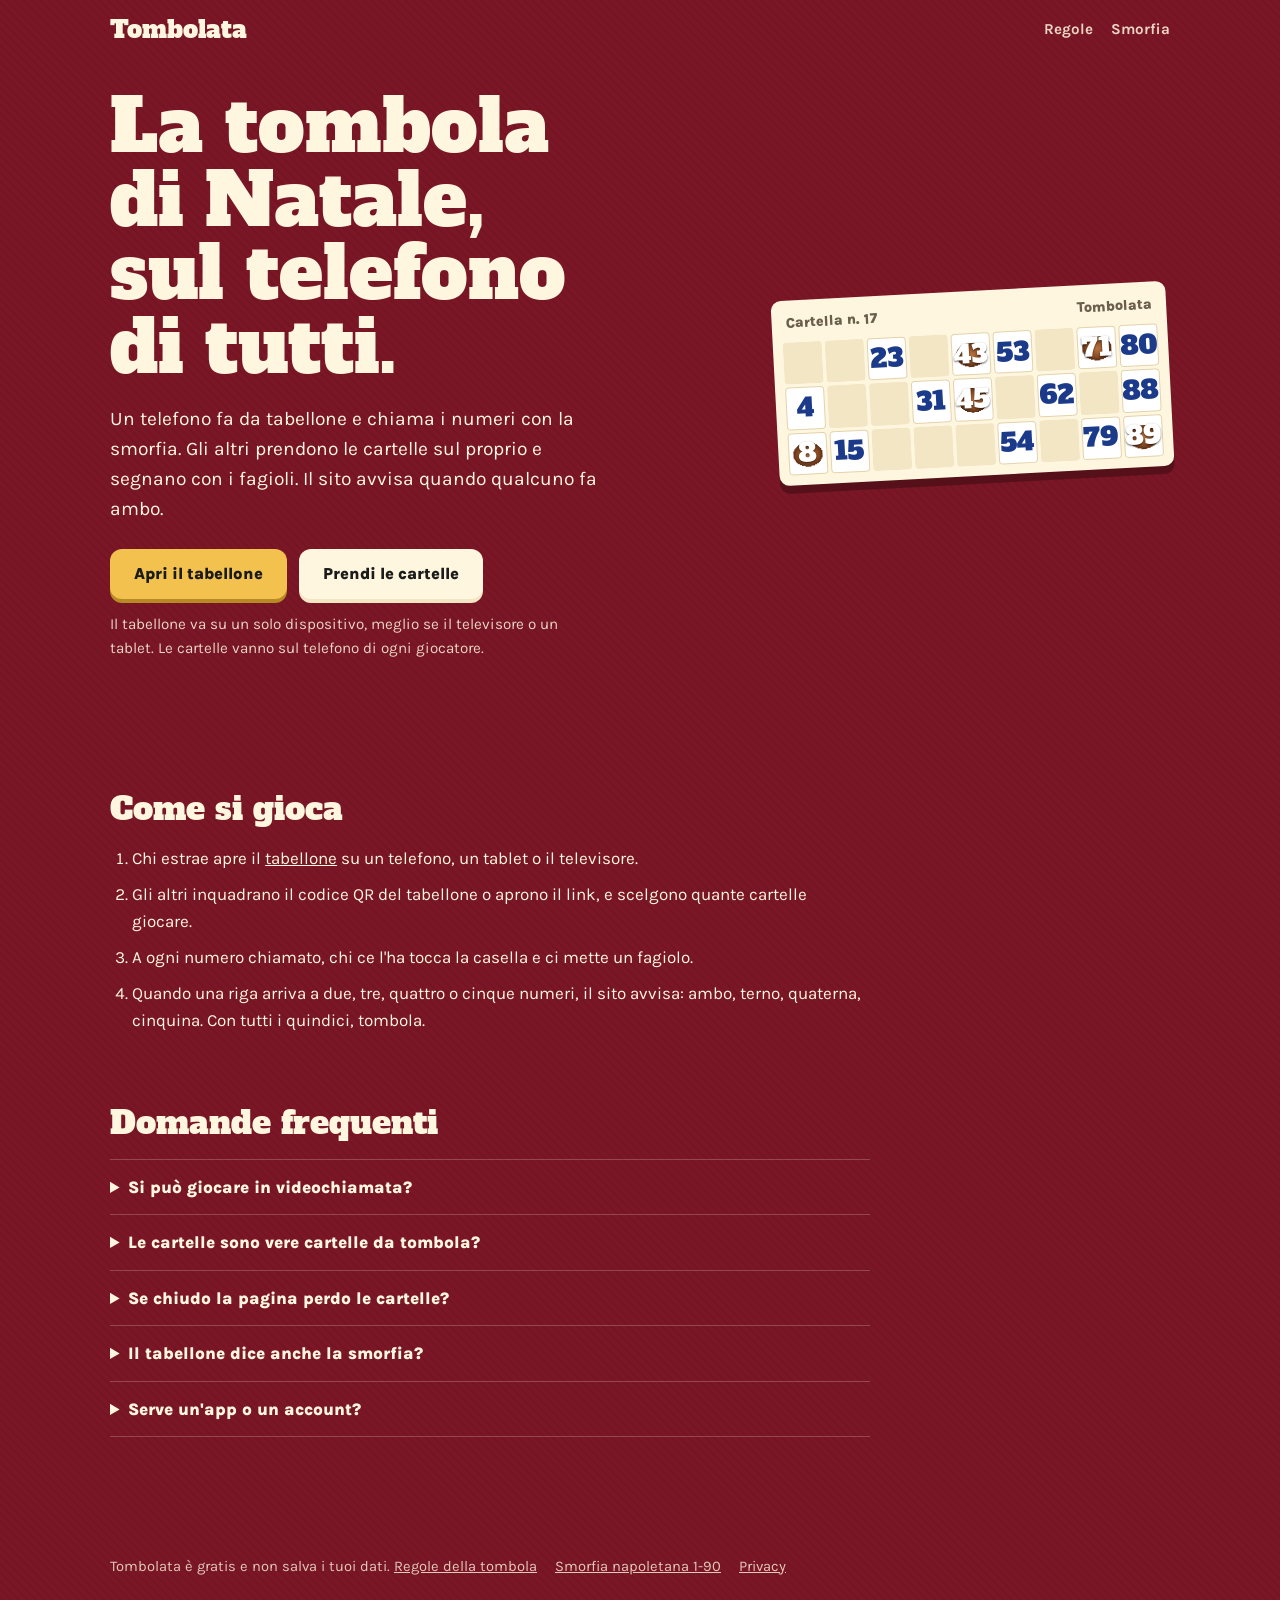
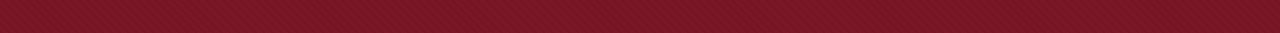
<file: index.html>
<!doctype html>
<html lang="it">
<head>
<meta charset="utf-8">
<meta name="viewport" content="width=device-width, initial-scale=1">
<title>Tombola online gratis: tabellone e cartelle | Tombolata</title>
<meta name="description" content="Tombola online gratis per Natale: un telefono fa da tabellone ed estrae i numeri con la smorfia, gli altri prendono le cartelle sul telefono. Senza app.">
<link rel="canonical" href="https://strumentigratisitalia.github.io/tombolata/">
<meta name="theme-color" content="#7a1626">
<meta property="og:type" content="website">
<meta property="og:locale" content="it_IT">
<meta property="og:site_name" content="Tombolata">
<meta property="og:title" content="Tombola online: tabellone e cartelle sul telefono di tutti">
<meta property="og:description" content="Gratis, senza app. Con la smorfia napoletana e i fagioli per segnare.">
<meta property="og:url" content="https://strumentigratisitalia.github.io/tombolata/">
<meta property="og:image" content="https://strumentigratisitalia.github.io/tombolata/og.png">
<meta name="twitter:card" content="summary_large_image">
<link rel="icon" href="favicon.svg" type="image/svg+xml">
<link rel="preconnect" href="https://fonts.googleapis.com">
<link rel="preconnect" href="https://fonts.gstatic.com" crossorigin>
<link href="https://fonts.googleapis.com/css2?family=Alfa+Slab+One&family=Karla:wght@400;700;800&display=swap" rel="stylesheet">
<link rel="stylesheet" href="style.css">
<script type="application/ld+json">
{
  "@context": "https://schema.org",
  "@type": "WebApplication",
  "name": "Tombolata",
  "url": "https://strumentigratisitalia.github.io/tombolata/",
  "applicationCategory": "GameApplication",
  "operatingSystem": "Qualsiasi browser",
  "inLanguage": "it",
  "description": "Tombola online gratuita: tabellone con estrazione dei numeri da 1 a 90 e smorfia napoletana, cartelle sul telefono di ogni giocatore con controllo automatico di ambo, terno, quaterna, cinquina e tombola.",
  "offers": { "@type": "Offer", "price": "0", "priceCurrency": "EUR" }
}
</script>
<script type="application/ld+json">
{
  "@context": "https://schema.org",
  "@type": "FAQPage",
  "mainEntity": [
    {"@type": "Question", "name": "Come si gioca a tombola online con amici e parenti?", "acceptedAnswer": {"@type": "Answer", "text": "Un telefono, un tablet o il televisore apre il tabellone ed estrae i numeri. Gli altri inquadrano il codice QR o aprono il link e prendono le loro cartelle sul proprio telefono. Ognuno segna i numeri chiamati e il sito avvisa quando c'è ambo, terno, quaterna, cinquina o tombola."}},
    {"@type": "Question", "name": "Si può giocare a distanza, in videochiamata?", "acceptedAnswer": {"@type": "Answer", "text": "Sì. Chi tiene il tabellone condivide lo schermo o legge i numeri, e ognuno gioca le sue cartelle dal telefono."}},
    {"@type": "Question", "name": "È gratis? Serve un'app?", "acceptedAnswer": {"@type": "Answer", "text": "È gratis e funziona nel browser, senza app e senza registrazione."}}
  ]
}
</script>
</head>
<body>
<header class="top">
  <a class="brand" href="./">Tombolata</a>
  <nav><a href="regole/">Regole</a><a href="smorfia/">Smorfia</a></nav>
</header>
<main>
  <section class="hero">
    <div>
      <h1>La tombola di Natale, sul telefono di tutti.</h1>
      <p class="lead">Un telefono fa da tabellone e chiama i numeri con la smorfia. Gli altri prendono le cartelle sul proprio e segnano con i fagioli. Il sito avvisa quando qualcuno fa ambo.</p>
      <div class="choices">
        <a class="btn btn-gold" href="tabellone/">Apri il tabellone</a>
        <a class="btn btn-paper" href="cartelle/">Prendi le cartelle</a>
      </div>
      <p class="choice-note">Il tabellone va su un solo dispositivo, meglio se il televisore o un tablet. Le cartelle vanno sul telefono di ogni giocatore.</p>
    </div>
    <div class="cartella demo" aria-hidden="true">
      <div class="label"><span>Cartella n. 17</span><span>Tombolata</span></div>
      <div class="grid" id="demo"></div>
    </div>
  </section>

  <section class="section" aria-labelledby="how-h">
    <h2 id="how-h">Come si gioca</h2>
    <ol class="steps">
      <li>Chi estrae apre il <a href="tabellone/">tabellone</a> su un telefono, un tablet o il televisore.</li>
      <li>Gli altri inquadrano il codice QR del tabellone o aprono il link, e scelgono quante cartelle giocare.</li>
      <li>A ogni numero chiamato, chi ce l'ha tocca la casella e ci mette un fagiolo.</li>
      <li>Quando una riga arriva a due, tre, quattro o cinque numeri, il sito avvisa: ambo, terno, quaterna, cinquina. Con tutti i quindici, tombola.</li>
    </ol>
  </section>

  <section class="section" aria-labelledby="faq-h">
    <h2 id="faq-h">Domande frequenti</h2>
    <details><summary>Si può giocare in videochiamata?</summary><p>Sì. Chi ha il tabellone condivide lo schermo o legge i numeri ad alta voce, e ognuno gioca le sue cartelle dal telefono.</p></details>
    <details><summary>Le cartelle sono vere cartelle da tombola?</summary><p>Sì: tre righe da cinque numeri, nove colonne, e ogni colonna contiene la sua decina (da 1 a 9, da 10 a 19 e così via fino a 80-90).</p></details>
    <details><summary>Se chiudo la pagina perdo le cartelle?</summary><p>No, restano salvate sul tuo telefono finché non chiedi cartelle nuove.</p></details>
    <details><summary>Il tabellone dice anche la smorfia?</summary><p>Sì, ogni numero estratto mostra il suo significato nella smorfia napoletana, in dialetto e in italiano. Puoi anche far leggere i numeri ad alta voce al telefono.</p></details>
    <details><summary>Serve un'app o un account?</summary><p>No. Funziona nel browser ed è gratis.</p></details>
  </section>
</main>
<footer class="foot"><p>Tombolata è gratis e non salva i tuoi dati. <a href="regole/">Regole della tombola</a> <a href="smorfia/">Smorfia napoletana 1-90</a> <a href="privacy/">Privacy</a></p></footer>
<script src="cartella.js"></script>
<script>
  (function () {
    var c = Cartella.make(17);
    var marked = {};
    var g = c.grid, picks = [[0, 1], [0, 3], [1, 2], [2, 0], [2, 4]];
    picks.forEach(function (p) { var row = g[p[0]].filter(Boolean); marked[row[p[1]]] = 1; });
    Cartella.render(document.getElementById('demo'), c, function (n) { return !!marked[n]; });
  })();
</script>
<script data-goatcounter="https://strumentigratisitalia.goatcounter.com/count" async src="//gc.zgo.at/count.js"></script>
</body>
</html>
</file>
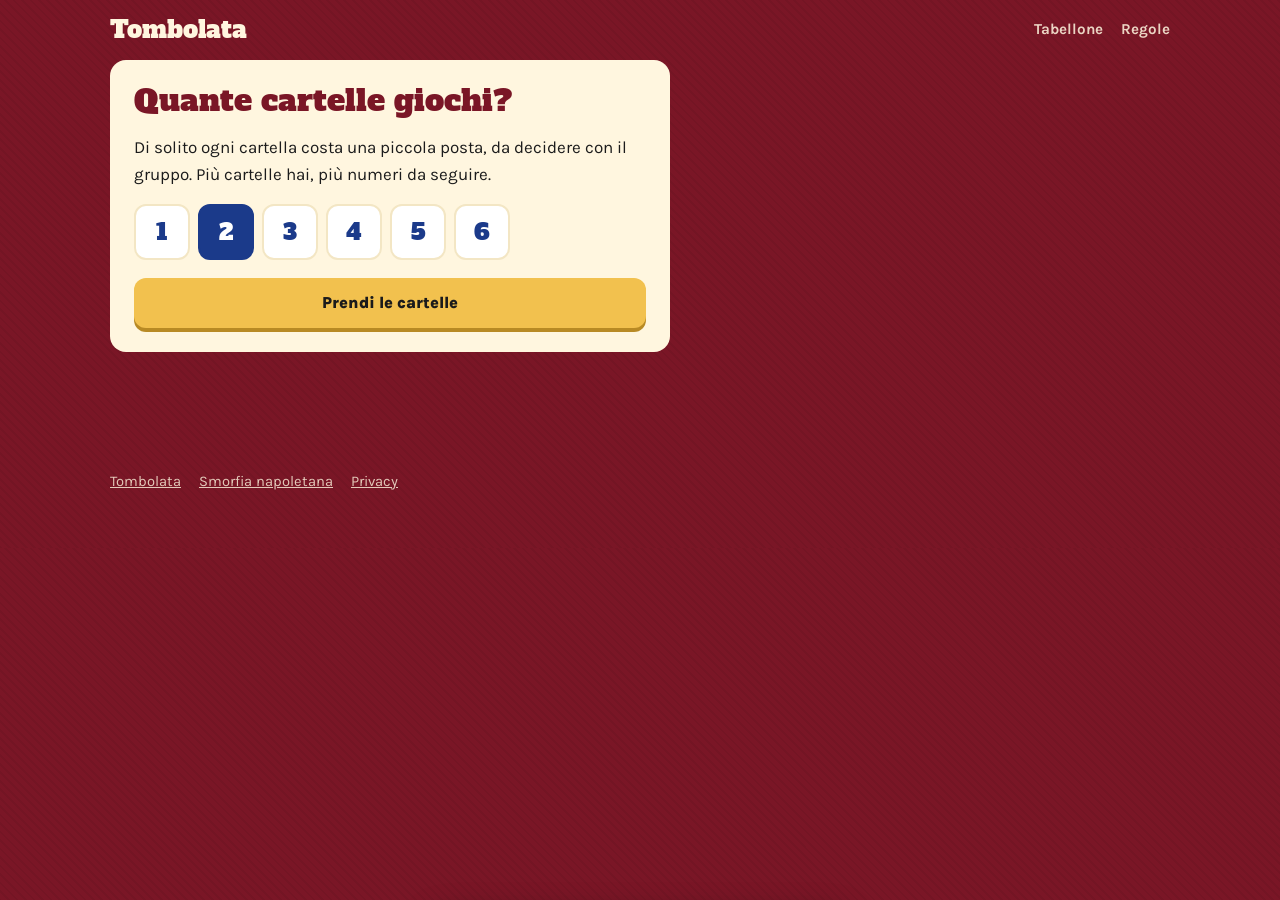
<file: cartelle/index.html>
<!doctype html>
<html lang="it">
<head>
<meta charset="utf-8">
<meta name="viewport" content="width=device-width, initial-scale=1">
<title>Cartelle della tombola online sul telefono | Tombolata</title>
<meta name="description" content="Prendi da 1 a 6 cartelle della tombola sul telefono, segna i numeri con un tocco e scopri subito se hai fatto ambo, terno, cinquina o tombola. Gratis.">
<link rel="canonical" href="https://strumentigratisitalia.github.io/tombolata/cartelle/">
<meta name="theme-color" content="#7a1626">
<meta property="og:type" content="website">
<meta property="og:locale" content="it_IT">
<meta property="og:title" content="Si gioca a tombola! Prendi le tue cartelle">
<meta property="og:description" content="Da 1 a 6 cartelle sul telefono, si segna con i fagioli. Gratis, senza app.">
<meta property="og:image" content="https://strumentigratisitalia.github.io/tombolata/og-cartelle.png">
<link rel="icon" href="../favicon.svg" type="image/svg+xml">
<link rel="preconnect" href="https://fonts.googleapis.com">
<link rel="preconnect" href="https://fonts.gstatic.com" crossorigin>
<link href="https://fonts.googleapis.com/css2?family=Alfa+Slab+One&family=Karla:wght@400;700;800&display=swap" rel="stylesheet">
<link rel="stylesheet" href="../style.css">
</head>
<body>
<header class="top">
  <a class="brand" href="../">Tombolata</a>
  <nav><a href="../tabellone/">Tabellone</a><a href="../regole/">Regole</a></nav>
</header>
<main>
  <section class="setup" id="setup" hidden>
    <h2 style="font:1.9rem/1.1 var(--display);color:var(--felt);margin:0 0 8px">Quante cartelle giochi?</h2>
    <p>Di solito ogni cartella costa una piccola posta, da decidere con il gruppo. Più cartelle hai, più numeri da seguire.</p>
    <div class="pick" id="pick" role="group" aria-label="Numero di cartelle"></div>
    <button class="btn btn-gold" id="start" style="width:100%">Prendi le cartelle</button>
  </section>

  <section id="game" hidden>
    <div class="player-top">
      <h1>Le tue cartelle</h1>
      <span id="status" class="count"></span>
    </div>
    <div class="cards" id="cards"></div>
    <div class="player-tools">
      <button class="btn btn-ghost btn-small" id="clear">Togli tutti i fagioli</button>
      <button class="btn btn-ghost btn-small" id="new">Cartelle nuove</button>
      <a class="btn btn-ghost btn-small" href="../tabellone/">Fai tu il tabellone</a>
    </div>
    <p class="choice-note">Se gridi tombola, chi ha il tabellone può controllare la tua cartella con il suo numero.</p>
  </section>
</main>

<div class="toast" id="toast" role="status" aria-live="polite">
  <strong id="toastTitle"></strong>
  <span id="toastText"></span>
  <button class="btn btn-paper btn-small" id="toastShare">Condividi</button>
</div>

<footer class="foot"><p><a href="../">Tombolata</a> <a href="../smorfia/">Smorfia napoletana</a> <a href="../privacy/">Privacy</a></p></footer>
<script src="../cartella.js"></script>
<script src="cartelle.js"></script>
<script data-goatcounter="https://strumentigratisitalia.goatcounter.com/count" async src="//gc.zgo.at/count.js"></script>
</body>
</html>
</file>
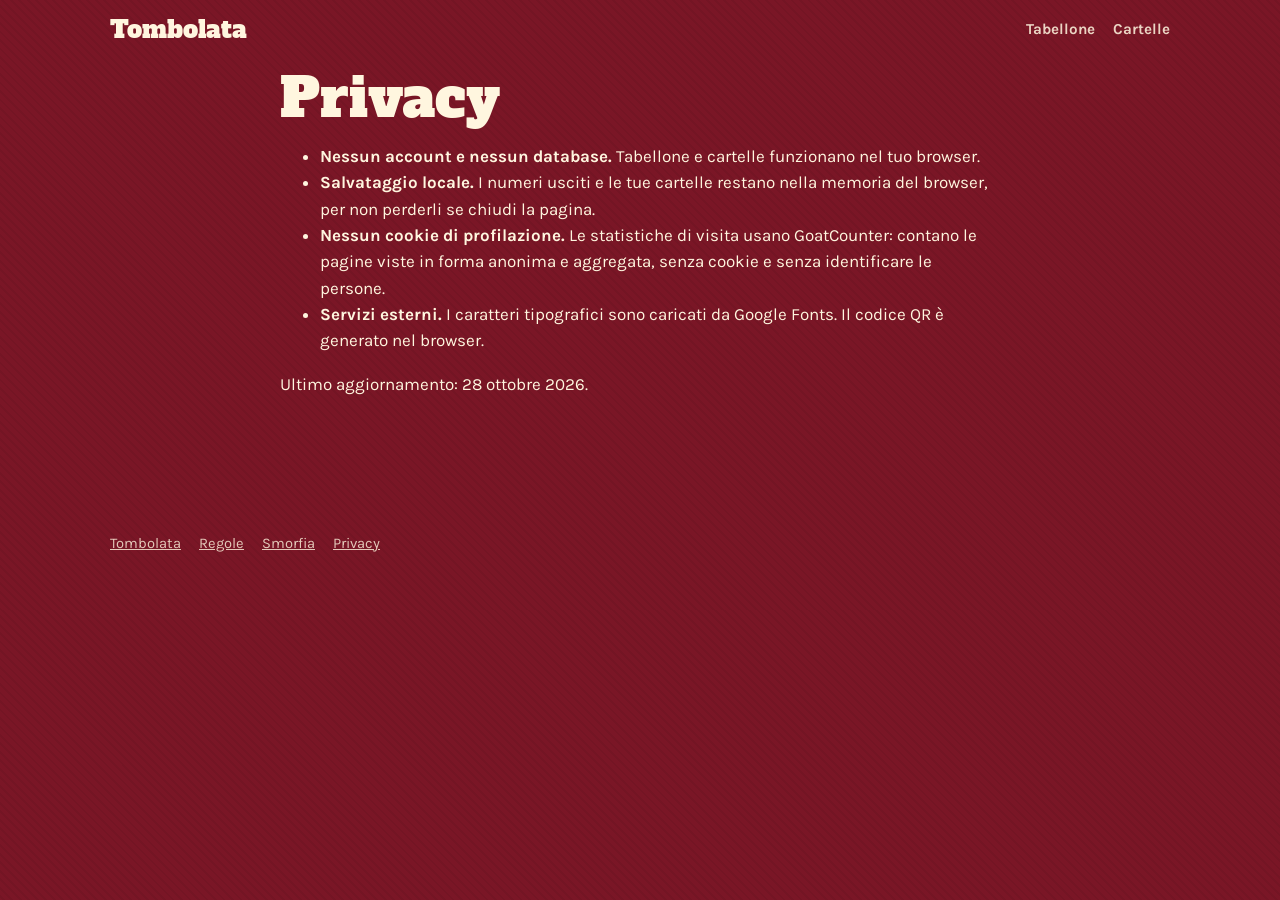
<file: privacy/index.html>
<!doctype html>
<html lang="it">
<head>
<meta charset="utf-8">
<meta name="viewport" content="width=device-width, initial-scale=1">
<title>Privacy | Tombolata</title>
<meta name="description" content="Tombolata funziona nel tuo browser e non salva i tuoi dati su server.">
<link rel="canonical" href="https://strumentigratisitalia.github.io/tombolata/privacy/">
<meta name="theme-color" content="#7a1626">
<meta property="og:type" content="article">
<meta property="og:locale" content="it_IT">
<meta property="og:title" content="Privacy">
<meta property="og:description" content="Tombolata funziona nel tuo browser e non salva i tuoi dati su server.">
<meta property="og:image" content="https://strumentigratisitalia.github.io/tombolata/og.png">
<link rel="icon" href="../favicon.svg" type="image/svg+xml">
<link rel="preconnect" href="https://fonts.googleapis.com">
<link rel="preconnect" href="https://fonts.gstatic.com" crossorigin>
<link href="https://fonts.googleapis.com/css2?family=Alfa+Slab+One&family=Karla:wght@400;700;800&display=swap" rel="stylesheet">
<link rel="stylesheet" href="../style.css">
</head>
<body>
<header class="top">
  <a class="brand" href="../">Tombolata</a>
  <nav><a href="../tabellone/">Tabellone</a><a href="../cartelle/">Cartelle</a></nav>
</header>
<main class="article">
  <h1>Privacy</h1>
  <ul>
    <li><strong>Nessun account e nessun database.</strong> Tabellone e cartelle funzionano nel tuo browser.</li>
    <li><strong>Salvataggio locale.</strong> I numeri usciti e le tue cartelle restano nella memoria del browser, per non perderli se chiudi la pagina.</li>
    <li><strong>Nessun cookie di profilazione.</strong> Le statistiche di visita usano GoatCounter: contano le pagine viste in forma anonima e aggregata, senza cookie e senza identificare le persone.</li>
    <li><strong>Servizi esterni.</strong> I caratteri tipografici sono caricati da Google Fonts. Il codice QR è generato nel browser.</li>
  </ul>
  <p>Ultimo aggiornamento: 28 ottobre 2026.</p>
</main>
<footer class="foot"><p><a href="../">Tombolata</a> <a href="../regole/">Regole</a> <a href="../smorfia/">Smorfia</a> <a href="../privacy/">Privacy</a></p></footer>
<script data-goatcounter="https://strumentigratisitalia.goatcounter.com/count" async src="//gc.zgo.at/count.js"></script>
</body>
</html>
</file>
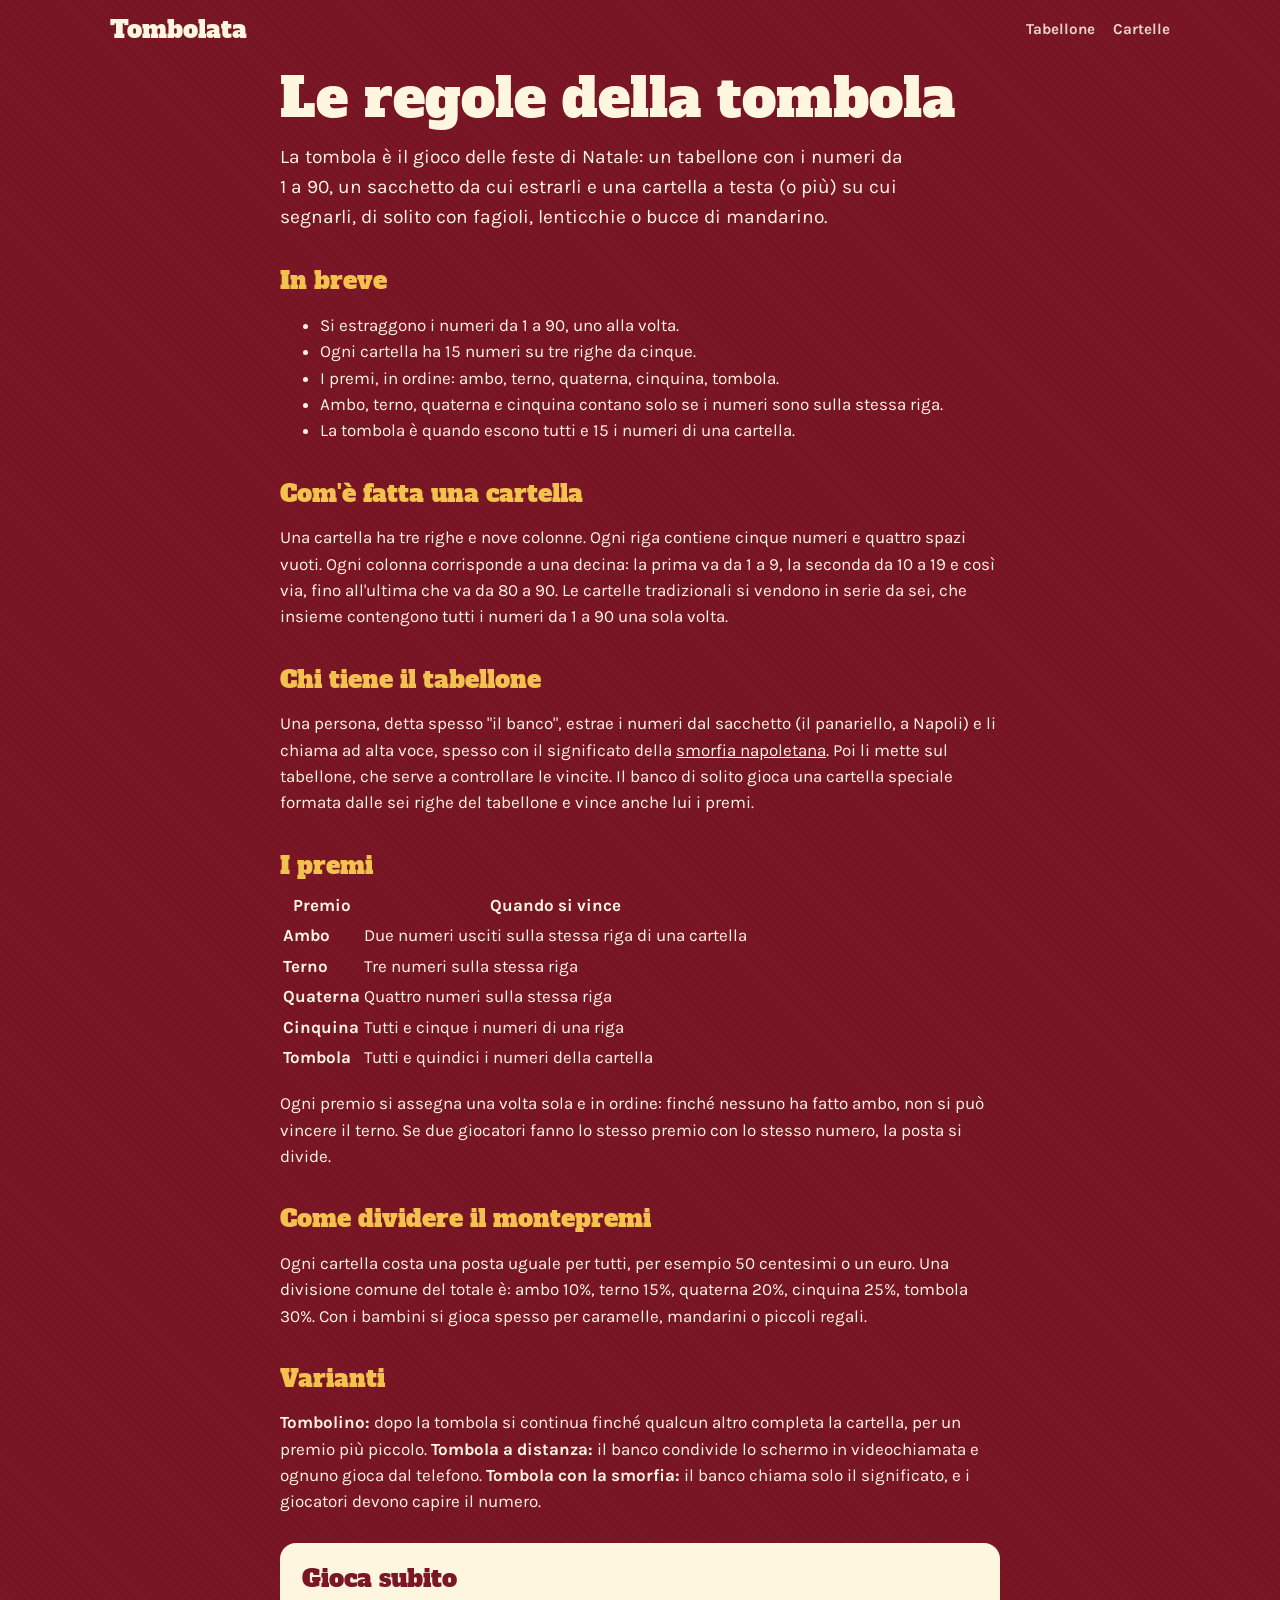
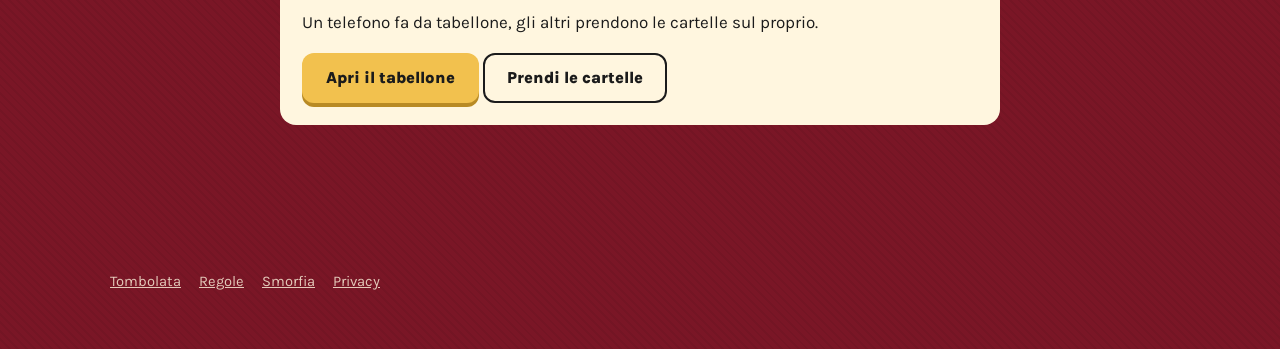
<file: regole/index.html>
<!doctype html>
<html lang="it">
<head>
<meta charset="utf-8">
<meta name="viewport" content="width=device-width, initial-scale=1">
<title>Regole della tombola: come si gioca, premi e cartelle | Tombolata</title>
<meta name="description" content="Le regole della tombola italiana: com'è fatta una cartella, chi tiene il tabellone, ambo, terno, quaterna, cinquina e tombola, come si dividono le vincite.">
<link rel="canonical" href="https://strumentigratisitalia.github.io/tombolata/regole/">
<meta name="theme-color" content="#7a1626">
<meta property="og:type" content="article">
<meta property="og:locale" content="it_IT">
<meta property="og:title" content="Regole della tombola: come si gioca, premi e cartelle">
<meta property="og:description" content="Le regole della tombola italiana: com'è fatta una cartella, chi tiene il tabellone, ambo, terno, quaterna, cinquina e tombola, come dividere le vincite e le varianti come il tombolino.">
<meta property="og:image" content="https://strumentigratisitalia.github.io/tombolata/og.png">
<link rel="icon" href="../favicon.svg" type="image/svg+xml">
<link rel="preconnect" href="https://fonts.googleapis.com">
<link rel="preconnect" href="https://fonts.gstatic.com" crossorigin>
<link href="https://fonts.googleapis.com/css2?family=Alfa+Slab+One&family=Karla:wght@400;700;800&display=swap" rel="stylesheet">
<link rel="stylesheet" href="../style.css">
<script type="application/ld+json">{"@context": "https://schema.org", "@type": "Article", "headline": "Regole della tombola: come si gioca, premi e cartelle", "inLanguage": "it", "dateModified": "2026-10-28", "author": {"@type": "Organization", "name": "Tombolata"}}</script>
</head>
<body>
<header class="top">
  <a class="brand" href="../">Tombolata</a>
  <nav><a href="../tabellone/">Tabellone</a><a href="../cartelle/">Cartelle</a></nav>
</header>
<main class="article">
  <h1>Le regole della tombola</h1>
  <p class="lead">La tombola è il gioco delle feste di Natale: un tabellone con i numeri da 1 a 90, un sacchetto da cui estrarli e una cartella a testa (o più) su cui segnarli, di solito con fagioli, lenticchie o bucce di mandarino.</p>

  <h2>In breve</h2>
  <ul>
    <li>Si estraggono i numeri da 1 a 90, uno alla volta.</li>
    <li>Ogni cartella ha 15 numeri su tre righe da cinque.</li>
    <li>I premi, in ordine: ambo, terno, quaterna, cinquina, tombola.</li>
    <li>Ambo, terno, quaterna e cinquina contano solo se i numeri sono sulla stessa riga.</li>
    <li>La tombola è quando escono tutti e 15 i numeri di una cartella.</li>
  </ul>

  <h2>Com'è fatta una cartella</h2>
  <p>Una cartella ha tre righe e nove colonne. Ogni riga contiene cinque numeri e quattro spazi vuoti. Ogni colonna corrisponde a una decina: la prima va da 1 a 9, la seconda da 10 a 19 e così via, fino all'ultima che va da 80 a 90. Le cartelle tradizionali si vendono in serie da sei, che insieme contengono tutti i numeri da 1 a 90 una sola volta.</p>

  <h2>Chi tiene il tabellone</h2>
  <p>Una persona, detta spesso "il banco", estrae i numeri dal sacchetto (il panariello, a Napoli) e li chiama ad alta voce, spesso con il significato della <a href="../smorfia/">smorfia napoletana</a>. Poi li mette sul tabellone, che serve a controllare le vincite. Il banco di solito gioca una cartella speciale formata dalle sei righe del tabellone e vince anche lui i premi.</p>

  <h2>I premi</h2>
  <table>
    <tr><th>Premio</th><th>Quando si vince</th></tr>
    <tr><td><strong>Ambo</strong></td><td>Due numeri usciti sulla stessa riga di una cartella</td></tr>
    <tr><td><strong>Terno</strong></td><td>Tre numeri sulla stessa riga</td></tr>
    <tr><td><strong>Quaterna</strong></td><td>Quattro numeri sulla stessa riga</td></tr>
    <tr><td><strong>Cinquina</strong></td><td>Tutti e cinque i numeri di una riga</td></tr>
    <tr><td><strong>Tombola</strong></td><td>Tutti e quindici i numeri della cartella</td></tr>
  </table>
  <p>Ogni premio si assegna una volta sola e in ordine: finché nessuno ha fatto ambo, non si può vincere il terno. Se due giocatori fanno lo stesso premio con lo stesso numero, la posta si divide.</p>

  <h2>Come dividere il montepremi</h2>
  <p>Ogni cartella costa una posta uguale per tutti, per esempio 50 centesimi o un euro. Una divisione comune del totale è: ambo 10%, terno 15%, quaterna 20%, cinquina 25%, tombola 30%. Con i bambini si gioca spesso per caramelle, mandarini o piccoli regali.</p>

  <h2>Varianti</h2>
  <p><strong>Tombolino:</strong> dopo la tombola si continua finché qualcun altro completa la cartella, per un premio più piccolo. <strong>Tombola a distanza:</strong> il banco condivide lo schermo in videochiamata e ognuno gioca dal telefono. <strong>Tombola con la smorfia:</strong> il banco chiama solo il significato, e i giocatori devono capire il numero.</p>

  <div class="box">
    <h2>Gioca subito</h2>
    <p>Un telefono fa da tabellone, gli altri prendono le cartelle sul proprio.</p>
    <a class="btn btn-gold" href="../tabellone/">Apri il tabellone</a>
    <a class="btn btn-ghost" href="../cartelle/" style="color:var(--ink)">Prendi le cartelle</a>
  </div>
</main>
<footer class="foot"><p><a href="../">Tombolata</a> <a href="../regole/">Regole</a> <a href="../smorfia/">Smorfia</a> <a href="../privacy/">Privacy</a></p></footer>
<script data-goatcounter="https://strumentigratisitalia.goatcounter.com/count" async src="//gc.zgo.at/count.js"></script>
</body>
</html>
</file>
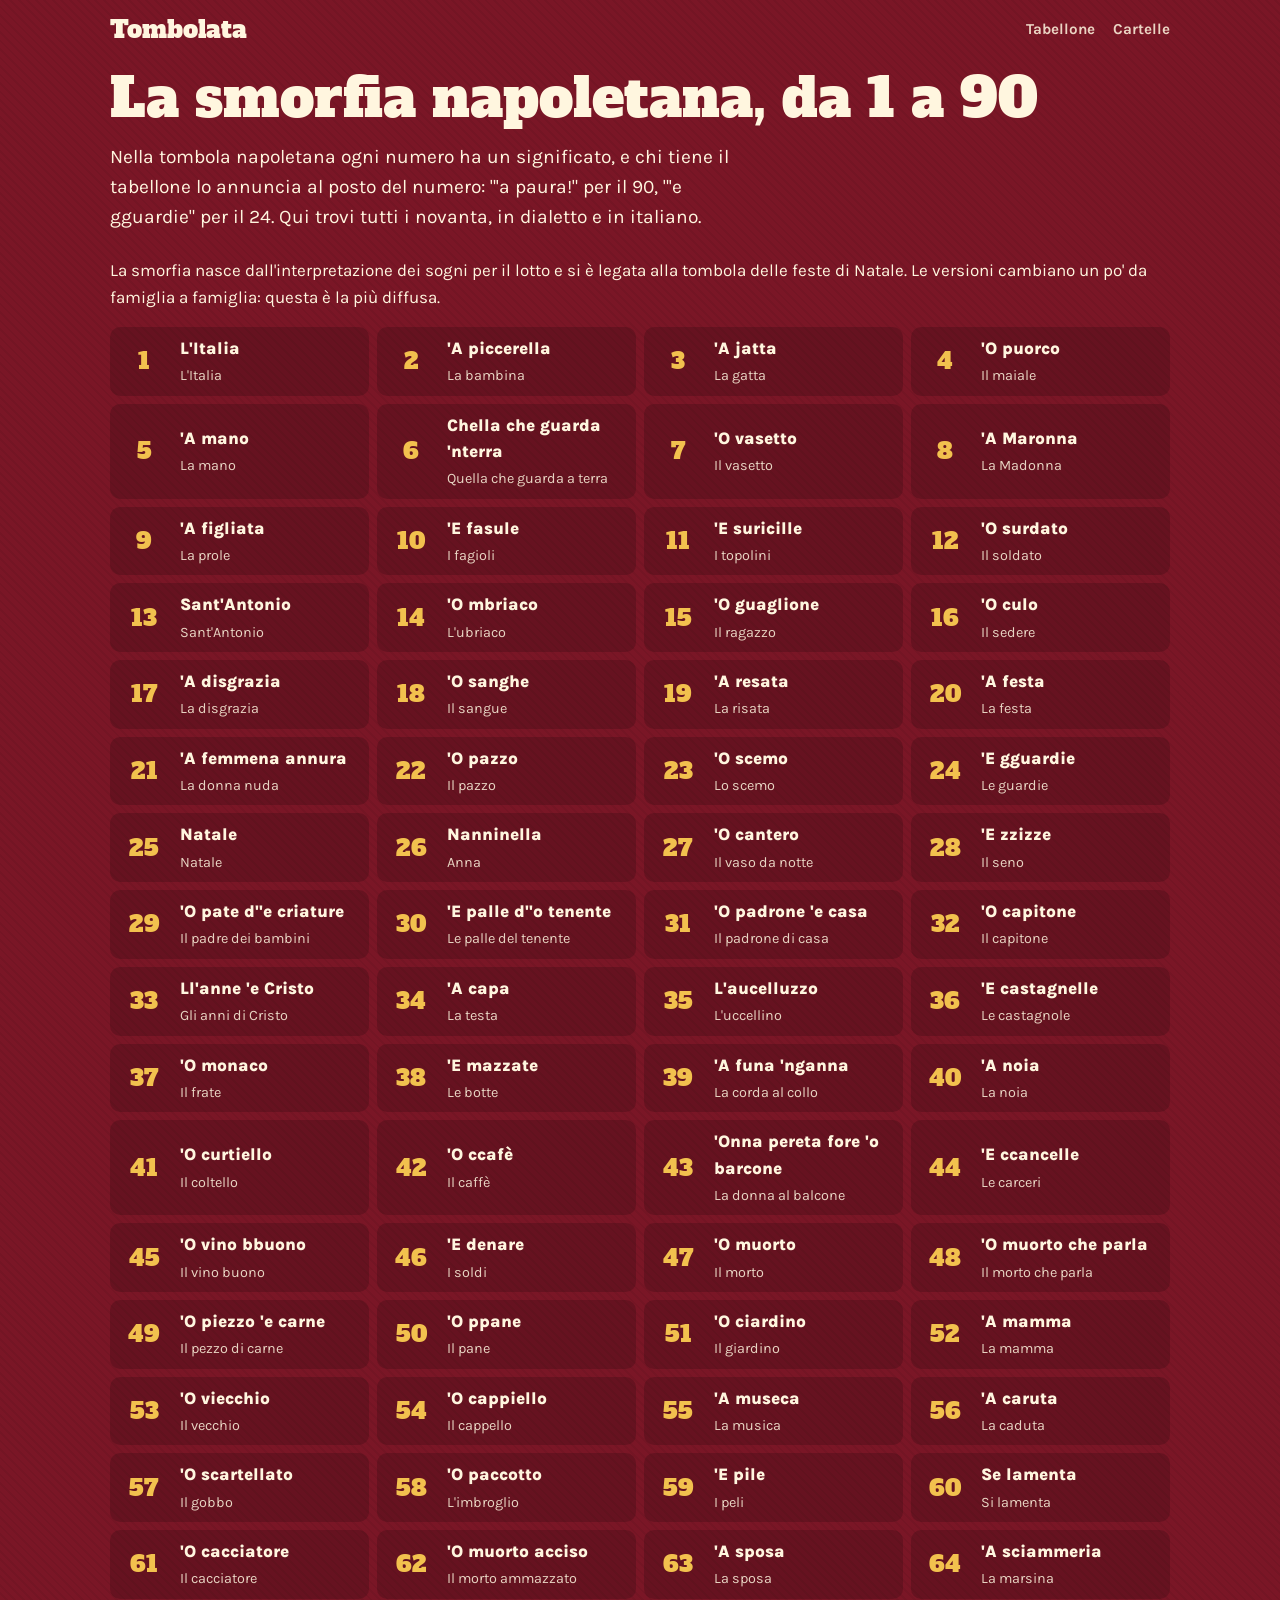
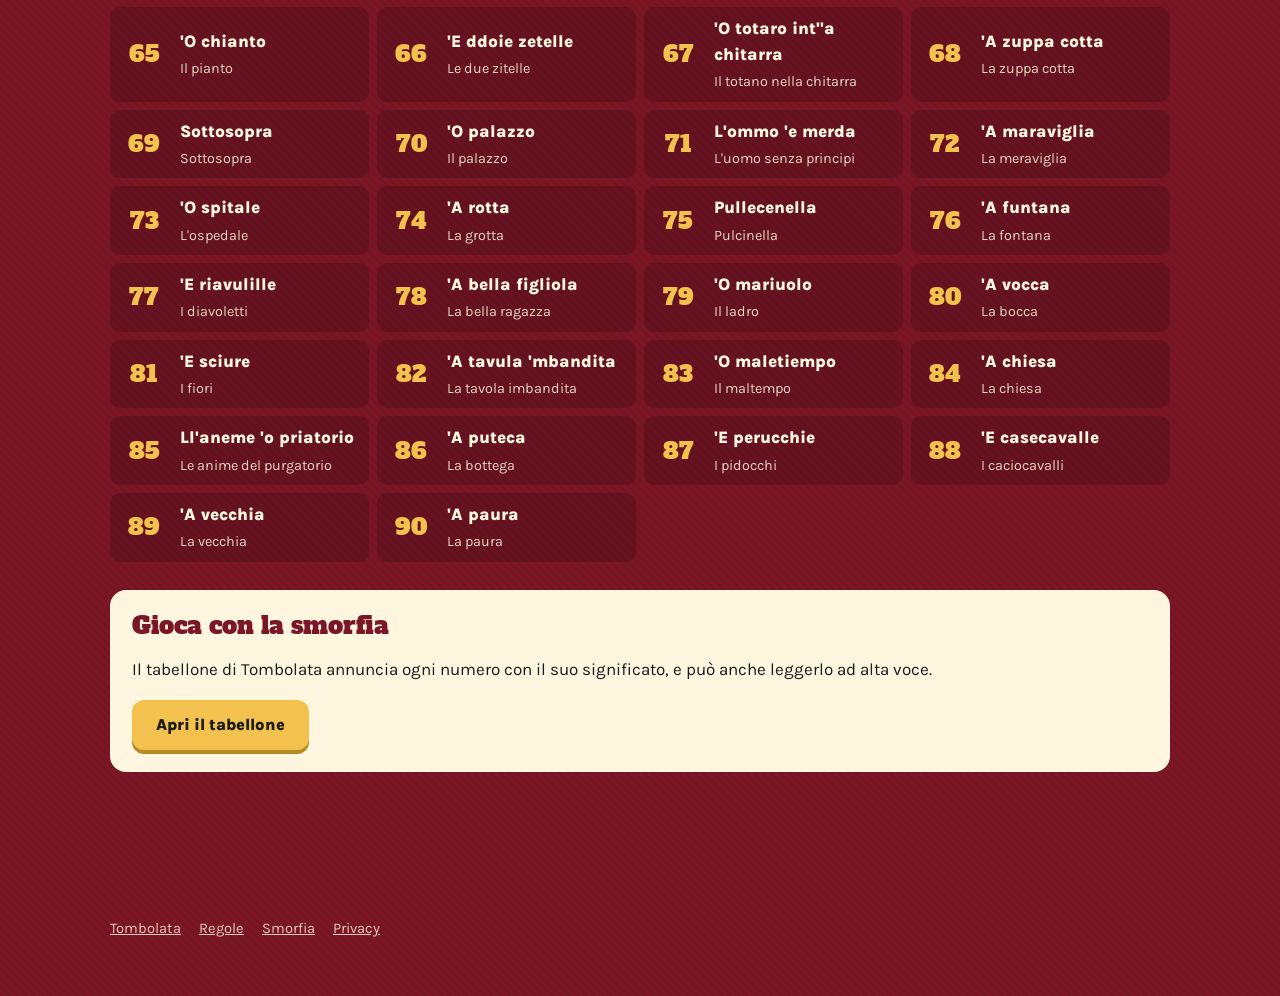
<file: smorfia/index.html>
<!doctype html>
<html lang="it">
<head>
<meta charset="utf-8">
<meta name="viewport" content="width=device-width, initial-scale=1">
<title>Smorfia napoletana: significato dei numeri da 1 a 90 | Tombolata</title>
<meta name="description" content="La smorfia napoletana completa: il significato di tutti i numeri della tombola da 1 a 90, in dialetto napoletano e in italiano.">
<link rel="canonical" href="https://strumentigratisitalia.github.io/tombolata/smorfia/">
<meta name="theme-color" content="#7a1626">
<meta property="og:type" content="article">
<meta property="og:locale" content="it_IT">
<meta property="og:title" content="Smorfia napoletana: significato dei numeri da 1 a 90">
<meta property="og:description" content="La smorfia napoletana completa: il significato di tutti i numeri della tombola da 1 a 90, in dialetto napoletano e in italiano.">
<meta property="og:image" content="https://strumentigratisitalia.github.io/tombolata/og.png">
<link rel="icon" href="../favicon.svg" type="image/svg+xml">
<link rel="preconnect" href="https://fonts.googleapis.com">
<link rel="preconnect" href="https://fonts.gstatic.com" crossorigin>
<link href="https://fonts.googleapis.com/css2?family=Alfa+Slab+One&family=Karla:wght@400;700;800&display=swap" rel="stylesheet">
<link rel="stylesheet" href="../style.css">
<script type="application/ld+json">{"@context": "https://schema.org", "@type": "Article", "headline": "La smorfia napoletana dei numeri da 1 a 90", "inLanguage": "it", "dateModified": "2026-10-28", "author": {"@type": "Organization", "name": "Tombolata"}}</script>
</head>
<body>
<header class="top">
  <a class="brand" href="../">Tombolata</a>
  <nav><a href="../tabellone/">Tabellone</a><a href="../cartelle/">Cartelle</a></nav>
</header>
<main class="article" style="max-width:1100px">
  <h1>La smorfia napoletana, da 1 a 90</h1>
  <p class="lead">Nella tombola napoletana ogni numero ha un significato, e chi tiene il tabellone lo annuncia al posto del numero: "'a paura!" per il 90, "'e gguardie" per il 24. Qui trovi tutti i novanta, in dialetto e in italiano.</p>
  <p>La smorfia nasce dall'interpretazione dei sogni per il lotto e si è legata alla tombola delle feste di Natale. Le versioni cambiano un po' da famiglia a famiglia: questa è la più diffusa.</p>
  <ul class="smorfia-list">
    <li id="n1"><b>1</b><div><span>L&#x27;Italia</span><small>L&#x27;Italia</small></div></li>
    <li id="n2"><b>2</b><div><span>&#x27;A piccerella</span><small>La bambina</small></div></li>
    <li id="n3"><b>3</b><div><span>&#x27;A jatta</span><small>La gatta</small></div></li>
    <li id="n4"><b>4</b><div><span>&#x27;O puorco</span><small>Il maiale</small></div></li>
    <li id="n5"><b>5</b><div><span>&#x27;A mano</span><small>La mano</small></div></li>
    <li id="n6"><b>6</b><div><span>Chella che guarda &#x27;nterra</span><small>Quella che guarda a terra</small></div></li>
    <li id="n7"><b>7</b><div><span>&#x27;O vasetto</span><small>Il vasetto</small></div></li>
    <li id="n8"><b>8</b><div><span>&#x27;A Maronna</span><small>La Madonna</small></div></li>
    <li id="n9"><b>9</b><div><span>&#x27;A figliata</span><small>La prole</small></div></li>
    <li id="n10"><b>10</b><div><span>&#x27;E fasule</span><small>I fagioli</small></div></li>
    <li id="n11"><b>11</b><div><span>&#x27;E suricille</span><small>I topolini</small></div></li>
    <li id="n12"><b>12</b><div><span>&#x27;O surdato</span><small>Il soldato</small></div></li>
    <li id="n13"><b>13</b><div><span>Sant&#x27;Antonio</span><small>Sant&#x27;Antonio</small></div></li>
    <li id="n14"><b>14</b><div><span>&#x27;O mbriaco</span><small>L&#x27;ubriaco</small></div></li>
    <li id="n15"><b>15</b><div><span>&#x27;O guaglione</span><small>Il ragazzo</small></div></li>
    <li id="n16"><b>16</b><div><span>&#x27;O culo</span><small>Il sedere</small></div></li>
    <li id="n17"><b>17</b><div><span>&#x27;A disgrazia</span><small>La disgrazia</small></div></li>
    <li id="n18"><b>18</b><div><span>&#x27;O sanghe</span><small>Il sangue</small></div></li>
    <li id="n19"><b>19</b><div><span>&#x27;A resata</span><small>La risata</small></div></li>
    <li id="n20"><b>20</b><div><span>&#x27;A festa</span><small>La festa</small></div></li>
    <li id="n21"><b>21</b><div><span>&#x27;A femmena annura</span><small>La donna nuda</small></div></li>
    <li id="n22"><b>22</b><div><span>&#x27;O pazzo</span><small>Il pazzo</small></div></li>
    <li id="n23"><b>23</b><div><span>&#x27;O scemo</span><small>Lo scemo</small></div></li>
    <li id="n24"><b>24</b><div><span>&#x27;E gguardie</span><small>Le guardie</small></div></li>
    <li id="n25"><b>25</b><div><span>Natale</span><small>Natale</small></div></li>
    <li id="n26"><b>26</b><div><span>Nanninella</span><small>Anna</small></div></li>
    <li id="n27"><b>27</b><div><span>&#x27;O cantero</span><small>Il vaso da notte</small></div></li>
    <li id="n28"><b>28</b><div><span>&#x27;E zzizze</span><small>Il seno</small></div></li>
    <li id="n29"><b>29</b><div><span>&#x27;O pate d&#x27;&#x27;e criature</span><small>Il padre dei bambini</small></div></li>
    <li id="n30"><b>30</b><div><span>&#x27;E palle d&#x27;&#x27;o tenente</span><small>Le palle del tenente</small></div></li>
    <li id="n31"><b>31</b><div><span>&#x27;O padrone &#x27;e casa</span><small>Il padrone di casa</small></div></li>
    <li id="n32"><b>32</b><div><span>&#x27;O capitone</span><small>Il capitone</small></div></li>
    <li id="n33"><b>33</b><div><span>Ll&#x27;anne &#x27;e Cristo</span><small>Gli anni di Cristo</small></div></li>
    <li id="n34"><b>34</b><div><span>&#x27;A capa</span><small>La testa</small></div></li>
    <li id="n35"><b>35</b><div><span>L&#x27;aucelluzzo</span><small>L&#x27;uccellino</small></div></li>
    <li id="n36"><b>36</b><div><span>&#x27;E castagnelle</span><small>Le castagnole</small></div></li>
    <li id="n37"><b>37</b><div><span>&#x27;O monaco</span><small>Il frate</small></div></li>
    <li id="n38"><b>38</b><div><span>&#x27;E mazzate</span><small>Le botte</small></div></li>
    <li id="n39"><b>39</b><div><span>&#x27;A funa &#x27;nganna</span><small>La corda al collo</small></div></li>
    <li id="n40"><b>40</b><div><span>&#x27;A noia</span><small>La noia</small></div></li>
    <li id="n41"><b>41</b><div><span>&#x27;O curtiello</span><small>Il coltello</small></div></li>
    <li id="n42"><b>42</b><div><span>&#x27;O ccafè</span><small>Il caffè</small></div></li>
    <li id="n43"><b>43</b><div><span>&#x27;Onna pereta fore &#x27;o barcone</span><small>La donna al balcone</small></div></li>
    <li id="n44"><b>44</b><div><span>&#x27;E ccancelle</span><small>Le carceri</small></div></li>
    <li id="n45"><b>45</b><div><span>&#x27;O vino bbuono</span><small>Il vino buono</small></div></li>
    <li id="n46"><b>46</b><div><span>&#x27;E denare</span><small>I soldi</small></div></li>
    <li id="n47"><b>47</b><div><span>&#x27;O muorto</span><small>Il morto</small></div></li>
    <li id="n48"><b>48</b><div><span>&#x27;O muorto che parla</span><small>Il morto che parla</small></div></li>
    <li id="n49"><b>49</b><div><span>&#x27;O piezzo &#x27;e carne</span><small>Il pezzo di carne</small></div></li>
    <li id="n50"><b>50</b><div><span>&#x27;O ppane</span><small>Il pane</small></div></li>
    <li id="n51"><b>51</b><div><span>&#x27;O ciardino</span><small>Il giardino</small></div></li>
    <li id="n52"><b>52</b><div><span>&#x27;A mamma</span><small>La mamma</small></div></li>
    <li id="n53"><b>53</b><div><span>&#x27;O viecchio</span><small>Il vecchio</small></div></li>
    <li id="n54"><b>54</b><div><span>&#x27;O cappiello</span><small>Il cappello</small></div></li>
    <li id="n55"><b>55</b><div><span>&#x27;A museca</span><small>La musica</small></div></li>
    <li id="n56"><b>56</b><div><span>&#x27;A caruta</span><small>La caduta</small></div></li>
    <li id="n57"><b>57</b><div><span>&#x27;O scartellato</span><small>Il gobbo</small></div></li>
    <li id="n58"><b>58</b><div><span>&#x27;O paccotto</span><small>L&#x27;imbroglio</small></div></li>
    <li id="n59"><b>59</b><div><span>&#x27;E pile</span><small>I peli</small></div></li>
    <li id="n60"><b>60</b><div><span>Se lamenta</span><small>Si lamenta</small></div></li>
    <li id="n61"><b>61</b><div><span>&#x27;O cacciatore</span><small>Il cacciatore</small></div></li>
    <li id="n62"><b>62</b><div><span>&#x27;O muorto acciso</span><small>Il morto ammazzato</small></div></li>
    <li id="n63"><b>63</b><div><span>&#x27;A sposa</span><small>La sposa</small></div></li>
    <li id="n64"><b>64</b><div><span>&#x27;A sciammeria</span><small>La marsina</small></div></li>
    <li id="n65"><b>65</b><div><span>&#x27;O chianto</span><small>Il pianto</small></div></li>
    <li id="n66"><b>66</b><div><span>&#x27;E ddoie zetelle</span><small>Le due zitelle</small></div></li>
    <li id="n67"><b>67</b><div><span>&#x27;O totaro int&#x27;&#x27;a chitarra</span><small>Il totano nella chitarra</small></div></li>
    <li id="n68"><b>68</b><div><span>&#x27;A zuppa cotta</span><small>La zuppa cotta</small></div></li>
    <li id="n69"><b>69</b><div><span>Sottosopra</span><small>Sottosopra</small></div></li>
    <li id="n70"><b>70</b><div><span>&#x27;O palazzo</span><small>Il palazzo</small></div></li>
    <li id="n71"><b>71</b><div><span>L&#x27;ommo &#x27;e merda</span><small>L&#x27;uomo senza principi</small></div></li>
    <li id="n72"><b>72</b><div><span>&#x27;A maraviglia</span><small>La meraviglia</small></div></li>
    <li id="n73"><b>73</b><div><span>&#x27;O spitale</span><small>L&#x27;ospedale</small></div></li>
    <li id="n74"><b>74</b><div><span>&#x27;A rotta</span><small>La grotta</small></div></li>
    <li id="n75"><b>75</b><div><span>Pullecenella</span><small>Pulcinella</small></div></li>
    <li id="n76"><b>76</b><div><span>&#x27;A funtana</span><small>La fontana</small></div></li>
    <li id="n77"><b>77</b><div><span>&#x27;E riavulille</span><small>I diavoletti</small></div></li>
    <li id="n78"><b>78</b><div><span>&#x27;A bella figliola</span><small>La bella ragazza</small></div></li>
    <li id="n79"><b>79</b><div><span>&#x27;O mariuolo</span><small>Il ladro</small></div></li>
    <li id="n80"><b>80</b><div><span>&#x27;A vocca</span><small>La bocca</small></div></li>
    <li id="n81"><b>81</b><div><span>&#x27;E sciure</span><small>I fiori</small></div></li>
    <li id="n82"><b>82</b><div><span>&#x27;A tavula &#x27;mbandita</span><small>La tavola imbandita</small></div></li>
    <li id="n83"><b>83</b><div><span>&#x27;O maletiempo</span><small>Il maltempo</small></div></li>
    <li id="n84"><b>84</b><div><span>&#x27;A chiesa</span><small>La chiesa</small></div></li>
    <li id="n85"><b>85</b><div><span>Ll&#x27;aneme &#x27;o priatorio</span><small>Le anime del purgatorio</small></div></li>
    <li id="n86"><b>86</b><div><span>&#x27;A puteca</span><small>La bottega</small></div></li>
    <li id="n87"><b>87</b><div><span>&#x27;E perucchie</span><small>I pidocchi</small></div></li>
    <li id="n88"><b>88</b><div><span>&#x27;E casecavalle</span><small>I caciocavalli</small></div></li>
    <li id="n89"><b>89</b><div><span>&#x27;A vecchia</span><small>La vecchia</small></div></li>
    <li id="n90"><b>90</b><div><span>&#x27;A paura</span><small>La paura</small></div></li>
  </ul>
  <div class="box">
    <h2>Gioca con la smorfia</h2>
    <p>Il tabellone di Tombolata annuncia ogni numero con il suo significato, e può anche leggerlo ad alta voce.</p>
    <a class="btn btn-gold" href="../tabellone/">Apri il tabellone</a>
  </div>
</main>
<footer class="foot"><p><a href="../">Tombolata</a> <a href="../regole/">Regole</a> <a href="../smorfia/">Smorfia</a> <a href="../privacy/">Privacy</a></p></footer>
<script data-goatcounter="https://strumentigratisitalia.goatcounter.com/count" async src="//gc.zgo.at/count.js"></script>
</body>
</html>
</file>
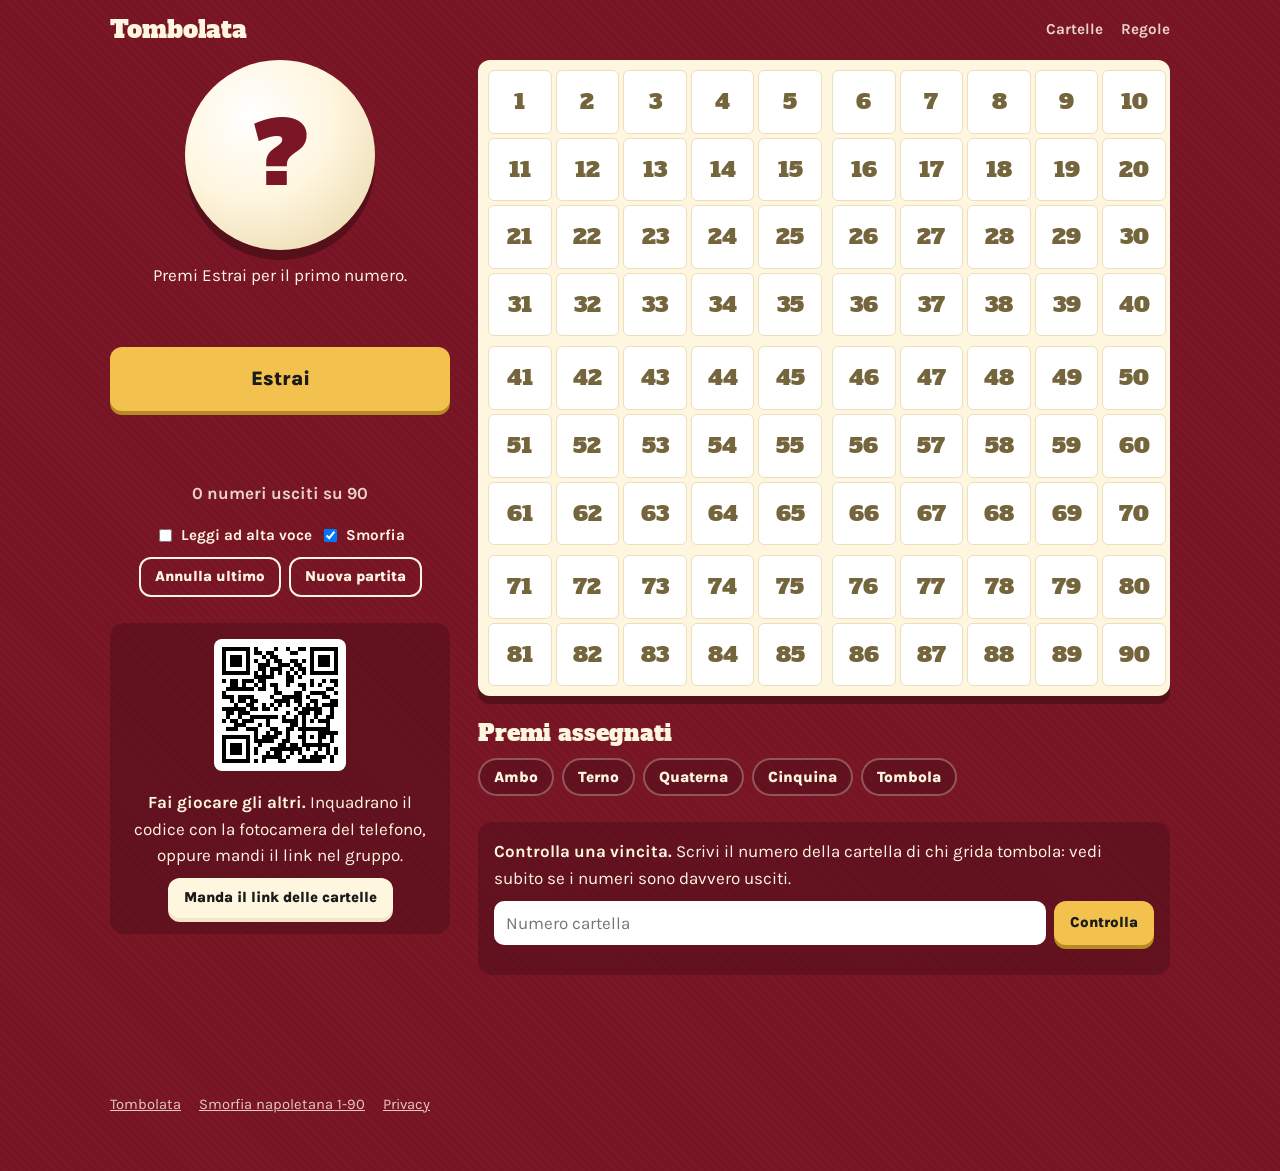
<file: tabellone/index.html>
<!doctype html>
<html lang="it">
<head>
<meta charset="utf-8">
<meta name="viewport" content="width=device-width, initial-scale=1">
<title>Tabellone della tombola online con smorfia napoletana | Tombolata</title>
<meta name="description" content="Tabellone della tombola online gratis: estrai i numeri da 1 a 90, leggi la smorfia napoletana, falli chiamare ad alta voce e controlla le vincite.">
<link rel="canonical" href="https://strumentigratisitalia.github.io/tombolata/tabellone/">
<meta name="theme-color" content="#7a1626">
<meta property="og:type" content="website">
<meta property="og:locale" content="it_IT">
<meta property="og:title" content="Tabellone della tombola online">
<meta property="og:description" content="Estrai i numeri con la smorfia napoletana. Gli altri giocano dal telefono.">
<meta property="og:image" content="https://strumentigratisitalia.github.io/tombolata/og.png">
<link rel="icon" href="../favicon.svg" type="image/svg+xml">
<link rel="preconnect" href="https://fonts.googleapis.com">
<link rel="preconnect" href="https://fonts.gstatic.com" crossorigin>
<link href="https://fonts.googleapis.com/css2?family=Alfa+Slab+One&family=Karla:wght@400;700;800&display=swap" rel="stylesheet">
<link rel="stylesheet" href="../style.css">
</head>
<body>
<header class="top">
  <a class="brand" href="../">Tombolata</a>
  <nav><a href="../cartelle/">Cartelle</a><a href="../regole/">Regole</a></nav>
</header>
<main>
  <h1 class="sr" style="position:absolute;left:-999px">Tabellone della tombola</h1>
  <div class="board-wrap">
    <section class="caller" aria-label="Estrazione">
      <div class="ball" id="ball" aria-live="assertive">?</div>
      <p class="smorfia-now" id="smorfia">Premi Estrai per il primo numero.</p>
      <button class="btn btn-gold" id="draw">Estrai</button>
      <div class="last" id="last" role="group" aria-label="Ultimi numeri usciti"></div>
      <p class="count" id="count">0 numeri usciti su 90</p>
      <div class="toggles">
        <label><input type="checkbox" id="voice"> Leggi ad alta voce</label>
        <label><input type="checkbox" id="napo" checked> Smorfia</label>
      </div>
      <div class="toggles">
        <button class="btn btn-ghost btn-small" id="undo">Annulla ultimo</button>
        <button class="btn btn-ghost btn-small" id="reset">Nuova partita</button>
      </div>
      <div class="invite invite-qr">
        <div id="qr" aria-hidden="true"></div>
        <div>
          <p><strong>Fai giocare gli altri.</strong> Inquadrano il codice con la fotocamera del telefono, oppure mandi il link nel gruppo.</p>
          <button class="btn btn-paper btn-small" id="shareLink">Manda il link delle cartelle</button>
        </div>
      </div>
    </section>

    <section>
      <div class="board" id="board" aria-label="Tabellone dei numeri da 1 a 90"></div>

      <div class="prizes">
        <h2>Premi assegnati</h2>
        <div class="prize-list" id="prizes"></div>
      </div>

      <div class="invite" style="grid-template-columns:1fr">
        <div>
          <p><strong>Controlla una vincita.</strong> Scrivi il numero della cartella di chi grida tombola: vedi subito se i numeri sono davvero usciti.</p>
          <form id="check" style="display:flex;gap:8px;flex-wrap:wrap">
            <input id="checkNum" inputmode="numeric" placeholder="Numero cartella" aria-label="Numero della cartella" style="flex:1 1 160px;min-height:44px;border-radius:10px;border:0;padding:0 12px;font:inherit">
            <button class="btn btn-gold btn-small">Controlla</button>
          </form>
          <div id="checkOut" style="margin-top:14px"></div>
        </div>
      </div>
    </section>
  </div>
</main>
<footer class="foot"><p><a href="../">Tombolata</a> <a href="../smorfia/">Smorfia napoletana 1-90</a> <a href="../privacy/">Privacy</a></p></footer>
<script src="../vendor/qrcode.js"></script>
<script src="../smorfia.js"></script>
<script src="../cartella.js"></script>
<script src="tabellone.js"></script>
<script data-goatcounter="https://strumentigratisitalia.goatcounter.com/count" async src="//gc.zgo.at/count.js"></script>
</body>
</html>
</file>
<file: style.css>
:root {
  --felt: #7a1626;
  --felt-deep: #561019;
  --paper: #fff6df;
  --paper-2: #f3e6c4;
  --ink: #1b1b1b;
  --muted: #6b5f4b;
  --blue: #1b3a8a;
  --bean: #8a4b23;
  --gold: #f2c14e;
  --display: "Alfa Slab One", Rockwell, Georgia, serif;
  --body: "Karla", system-ui, -apple-system, "Segoe UI", sans-serif;
}
* { box-sizing: border-box; }
@media (prefers-reduced-motion: reduce) { *, *::before, *::after { animation: none !important; transition: none !important; } }
body {
  margin: 0; font: 400 1.0625rem/1.55 var(--body); color: var(--paper); background: var(--felt);
  background-image: repeating-linear-gradient(45deg, rgba(0,0,0,.05) 0 2px, transparent 2px 6px);
  -webkit-font-smoothing: antialiased;
}
a { color: inherit; }
:focus-visible { outline: 3px solid var(--gold); outline-offset: 3px; border-radius: 6px; }

.top { display: flex; justify-content: space-between; align-items: center; gap: 16px; max-width: 1100px; margin: 0 auto; padding: 18px 20px; }
.brand { font: 1.5rem/1 var(--display); text-decoration: none; }
.top nav { display: flex; gap: 18px; font-weight: 700; font-size: .95rem; }
.top nav a { text-decoration: none; opacity: .85; }
.top nav a:hover { opacity: 1; text-decoration: underline; }
main { max-width: 1100px; margin: 0 auto; padding: 0 20px 40px; }

.btn {
  display: inline-flex; align-items: center; justify-content: center; gap: 8px; min-height: 50px;
  font: 800 1.02rem/1 var(--body); padding: 14px 22px; border-radius: 12px; border: 2px solid transparent;
  cursor: pointer; text-decoration: none;
}
.btn-gold { background: var(--gold); color: var(--ink); box-shadow: 0 4px 0 #b88a24; }
.btn-gold:active { transform: translateY(2px); box-shadow: 0 2px 0 #b88a24; }
.btn-paper { background: var(--paper); color: var(--ink); box-shadow: 0 4px 0 var(--paper-2); }
.btn-ghost { background: transparent; color: inherit; border-color: currentColor; }
.btn-small { min-height: 40px; padding: 8px 14px; font-size: .92rem; }

/* Landing */
.hero { display: grid; grid-template-columns: 1fr 1fr; gap: 40px; align-items: center; padding: 30px 0 60px; }
.hero h1 { font: clamp(2.5rem, 6.5vw, 4.6rem)/1 var(--display); margin: 0 0 20px; text-wrap: balance; }
.lead { font-size: 1.2rem; max-width: 33em; margin: 0 0 26px; }
.choices { display: flex; flex-wrap: wrap; gap: 12px; }
.choice-note { font-size: .95rem; opacity: .85; margin-top: 14px; max-width: 32em; }

/* Cartella */
.cartella {
  background: var(--paper); color: var(--ink); border-radius: 10px; padding: 10px;
  box-shadow: 0 8px 0 var(--felt-deep); position: relative;
}
.cartella .grid { display: grid; grid-template-columns: repeat(9, 1fr); gap: 3px; }
.cell {
  aspect-ratio: 1 / 1.08; display: grid; place-items: center; position: relative;
  font: clamp(1rem, 4.4vw, 1.6rem)/1 var(--display); color: var(--blue);
  background: #fff; border: 1px solid #e3d3ac; border-radius: 4px; user-select: none;
}
.cell.empty { background: var(--paper-2); border-color: transparent; }
button.cell { cursor: pointer; padding: 0; }
.cell.on {
  color: #fff; text-shadow: 0 1px 2px rgba(0,0,0,.6);
  background: radial-gradient(ellipse 40% 30% at 50% 52%, #b9733f 0, var(--bean) 70%, #5c2f14 99%, transparent 100%), #fff;
  animation: drop .18s ease-out;
}
@keyframes drop { from { transform: scale(1.15); } }
.cartella.demo { transform: rotate(-3deg); max-width: 500px; margin-left: auto; }
.cartella .label { display: flex; justify-content: space-between; font-weight: 800; font-size: .9rem; color: var(--muted); padding: 2px 4px 8px; }
.cartella.win { box-shadow: 0 0 0 4px var(--gold), 0 8px 0 var(--felt-deep); }

/* Sections */
.section { padding: 56px 0 0; max-width: 760px; }
.section h2 { font: 2rem/1.1 var(--display); margin: 0 0 18px; }
.steps { padding-left: 1.3em; }
.steps li { margin-bottom: 10px; }
details { border-top: 1px solid rgba(255,246,223,.22); padding: 14px 0; }
details:last-child { border-bottom: 1px solid rgba(255,246,223,.22); }
summary { cursor: pointer; font-weight: 800; }
details p { margin: 10px 0 0; max-width: 40em; }
.foot { max-width: 1100px; margin: 40px auto 0; padding: 24px 20px 40px; font-size: .92rem; opacity: .8; }
.foot a { margin-right: 14px; }

/* Tabellone */
.board-wrap { display: grid; grid-template-columns: minmax(260px, 340px) 1fr; gap: 28px; align-items: start; }
.caller { text-align: center; }
.ball {
  width: 190px; height: 190px; margin: 0 auto 12px; border-radius: 50%; display: grid; place-items: center;
  background: radial-gradient(circle at 35% 30%, #fff, var(--paper) 45%, #e6d3a3);
  color: var(--felt); font: 5.4rem/1 var(--display); box-shadow: 0 10px 0 var(--felt-deep);
}
.ball.spin { animation: spin .5s ease-out; }
@keyframes spin { from { transform: rotate(-200deg) scale(.6); opacity: .2; } }
.smorfia-now { min-height: 4.2em; margin: 0 0 14px; }
.smorfia-now strong { display: block; font: 1.35rem/1.2 var(--display); color: var(--gold); }
.caller .btn-gold { width: 100%; font-size: 1.25rem; min-height: 64px; }
.last { display: flex; justify-content: center; gap: 6px; margin: 14px 0; min-height: 38px; }
.last span { width: 38px; height: 38px; border-radius: 50%; background: var(--paper); color: var(--felt); display: grid; place-items: center; font: .95rem var(--display); opacity: .85; }
.toggles { display: flex; flex-wrap: wrap; gap: 8px; justify-content: center; margin-top: 10px; }
.toggles label { display: flex; gap: 6px; align-items: center; font-weight: 700; font-size: .95rem; cursor: pointer; }
.count { font-weight: 700; opacity: .85; }

.board { display: grid; grid-template-columns: repeat(10, 1fr); gap: 4px; background: var(--paper); padding: 10px; border-radius: 12px; box-shadow: 0 8px 0 var(--felt-deep); }
.board span {
  aspect-ratio: 1; display: grid; place-items: center; border-radius: 6px; font: clamp(.8rem, 2.3vw, 1.35rem)/1 var(--display);
  color: #74653c; background: #fff; border: 1px solid #ecdfbd;
}
.board span:nth-child(5n) { margin-right: 6px; }
.board span:nth-child(n+31):nth-child(-n+40), .board span:nth-child(n+61):nth-child(-n+70) { margin-bottom: 6px; }
.board span.out { background: var(--felt); color: var(--paper); border-color: var(--felt); }
.board span.just { background: var(--gold); color: var(--ink); border-color: var(--gold); }

.prizes { margin-top: 22px; }
.prizes h2 { font: 1.4rem var(--display); margin: 0 0 10px; }
.prize-list { display: flex; flex-wrap: wrap; gap: 8px; }
.prize { background: rgba(0,0,0,.18); border: 2px solid rgba(255,246,223,.3); color: var(--paper); border-radius: 999px; padding: 8px 14px; font-weight: 800; cursor: pointer; font-family: var(--body); font-size: .95rem; }
.prize.done { background: var(--gold); color: var(--ink); border-color: var(--gold); }
.invite { margin-top: 26px; display: grid; grid-template-columns: auto 1fr; gap: 18px; align-items: center; background: rgba(0,0,0,.18); border-radius: 14px; padding: 16px; }
.invite #qr { background: #fff; padding: 8px; border-radius: 8px; width: 132px; height: 132px; }
.invite #qr img, .invite #qr svg { width: 100%; height: 100%; display: block; }
.invite p { margin: 0 0 10px; }
.caller .invite-qr { grid-template-columns: 1fr; justify-items: center; text-align: center; width: 100%; }

/* Cartelle page */
.player-top { display: flex; flex-wrap: wrap; gap: 12px; align-items: center; justify-content: space-between; margin-bottom: 16px; }
.player-top h1 { font: clamp(1.8rem, 5vw, 2.6rem)/1.05 var(--display); margin: 0; }
.cards { display: grid; grid-template-columns: repeat(auto-fill, minmax(320px, 1fr)); gap: 22px; }
.setup { background: var(--paper); color: var(--ink); border-radius: 16px; padding: 24px; max-width: 560px; }
.setup h2 { font: 1.6rem var(--display); margin: 0 0 8px; color: var(--felt); }
.pick { display: flex; flex-wrap: wrap; gap: 8px; margin: 14px 0 18px; }
.pick button { width: 56px; height: 56px; border-radius: 12px; border: 2px solid var(--paper-2); background: #fff; font: 1.4rem var(--display); color: var(--blue); cursor: pointer; }
.pick button[aria-pressed="true"] { background: var(--blue); color: #fff; border-color: var(--blue); }
.toast {
  position: fixed; left: 50%; bottom: 22px; transform: translateX(-50%) translateY(140%); z-index: 20;
  background: var(--gold); color: var(--ink); border-radius: 16px; padding: 14px 18px; box-shadow: 0 10px 30px rgba(0,0,0,.35);
  display: flex; gap: 12px; align-items: center; width: min(420px, calc(100% - 32px)); transition: transform .3s cubic-bezier(.3,1.4,.5,1);
}
.toast.show { transform: translateX(-50%) translateY(0); }
.toast strong { font: 1.5rem var(--display); }
.toast span { flex: 1; }
.player-tools { display: flex; flex-wrap: wrap; gap: 8px; margin-top: 22px; }

/* Smorfia & articles */
.article { max-width: 760px; padding-top: 10px; }
.article h1 { font: clamp(2.2rem, 6vw, 3.4rem)/1.03 var(--display); margin: 0 0 16px; text-wrap: balance; }
.article h2 { font: 1.5rem/1.15 var(--display); margin: 36px 0 10px; color: var(--gold); }
.smorfia-list { list-style: none; padding: 0; display: grid; grid-template-columns: repeat(auto-fill, minmax(220px, 1fr)); gap: 8px; }
.smorfia-list li { display: grid; grid-template-columns: 52px 1fr; gap: 10px; align-items: center; background: rgba(0,0,0,.16); border-radius: 10px; padding: 8px; }
.smorfia-list b { font: 1.4rem var(--display); color: var(--gold); text-align: center; }
.smorfia-list span { display: block; font-weight: 800; }
.smorfia-list small { opacity: .85; font-size: .9rem; }
.box { background: var(--paper); color: var(--ink); border-radius: 16px; padding: 22px; margin: 28px 0; }
.box h2 { color: var(--felt); margin-top: 0; }

@media (max-width: 820px) {
  .hero { grid-template-columns: 1fr; gap: 26px; }
  .cartella.demo { order: -1; margin: 0 auto; width: 100%; }
  .board-wrap { grid-template-columns: 1fr; }
  .caller { position: static; }
  .ball { width: 150px; height: 150px; font-size: 4.2rem; }
  .board span:nth-child(5n) { margin-right: 3px; }
  .invite { grid-template-columns: 1fr; text-align: center; }
  .invite #qr { margin: 0 auto; }
  .cards { grid-template-columns: 1fr; }
}
</file>
